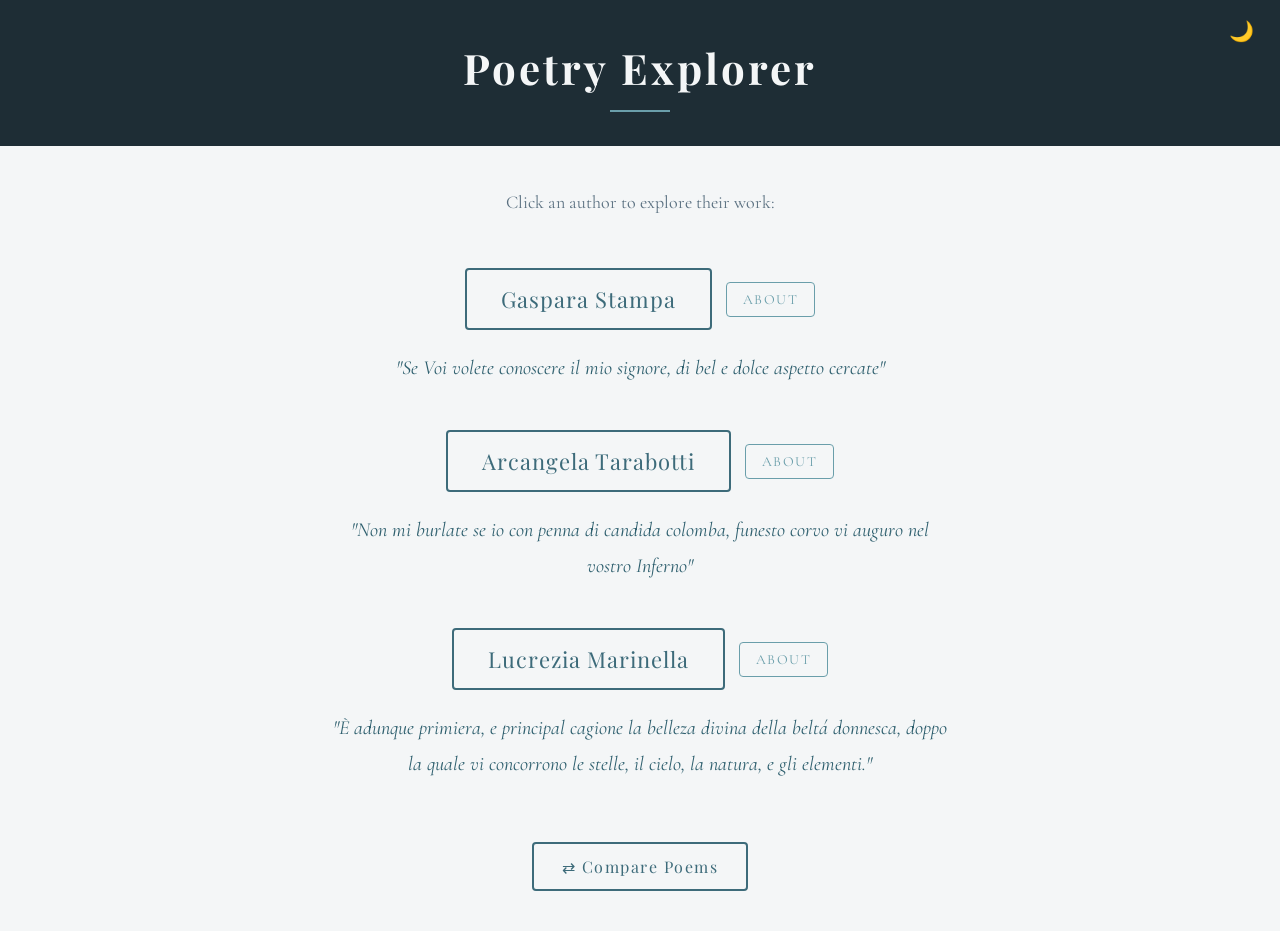
<file: index.html>
<!DOCTYPE html>
<html>

<head>
    <title>POETRY EXPLORER</title>
    <link rel="stylesheet" type="text/css" href="./styles/style.css" media="screen" />
</head>
    
<body>
    <button class="theme-toggle" onclick="toggleTheme()">🌙</button>

    <h1>Poetry Explorer</h1>
    <p>Click an author to explore their work:</p>

    <ul>
        <li>
            <div class="author-row">
                <a href="Gaspara Stampa.html" class="author-link">Gaspara Stampa</a>
                <button class="bio-toggle" onclick="toggleBio('stampa-bio', this); return false;">About</button>
            </div>
            <div id="stampa-bio" class="bio-box">
                <p>A Venetian poet considered one of the greatest Italian lyric poets of the Renaissance.
                She wrote over 300 sonnets inspired by her unrequited love for Count Collaltino di Collalto,
                published posthumously as <em>Rime</em> (1554). Her work is celebrated for its emotional
                intensity and female perspective in a male-dominated literary world.</p>
            </div>
            <p class="clickable" onclick="showDetails('stampa')">
                "Se Voi volete conoscere il mio signore, di bel e dolce aspetto cercate"
            </p>
            <div id="stampa-details" class="details-box"></div>
        </li>
        <li>
            <div class="author-row">
                <a href="Arcangela Tarabotti.html" class="author-link">Arcangela Tarabotti</a>
                <button class="bio-toggle" onclick="toggleBio('tarabotti-bio', this); return false;">About</button>
            </div>
            <div id="tarabotti-bio" class="bio-box">
                <p>A Venetian nun and fierce polemicist who wrote radical critiques of the forced monachization
                of women in 17th-century Venice. Despite being confined to a convent against her will, she
                produced bold works like <em>Paternal Tyranny</em> and <em>Women Are No Less Rational Than Men</em>,
                making her one of the earliest feminist voices in Italian literature.</p>
            </div>
            <p class="clickable" onclick="showDetails('tarabotti')">
                "Non mi burlate se io con penna di candida colomba, funesto corvo vi auguro nel vostro Inferno"
            </p>
            <div id="tarabotti-details" class="details-box"></div>
        </li>
        <li>
            <div class="author-row">
                <a href="Lucrezia Marinella.html" class="author-link">Lucrezia Marinella</a>
                <button class="bio-toggle" onclick="toggleBio('marinella-bio', this); return false;">About</button>
            </div>
            <div id="marinella-bio" class="bio-box">
                <p>A prolific Venetian writer and one of the most important female intellectuals of the late
                Renaissance. Her landmark work <em>The Nobility and Excellence of Women</em> (1600) directly
                challenged misogynist writings of the time, arguing systematically for the moral and intellectual
                superiority of women. She also wrote poetry, epics, and religious works.</p>
            </div>
            <p class="clickable" onclick="showDetails('marinella')">
                "È adunque primiera, e principal cagione la belleza divina della beltá donnesca, doppo la quale vi concorrono le stelle, il cielo, la natura, e gli elementi."
            </p>
            <div id="marinella-details" class="details-box"></div>
        </li>
    </ul>

    <!-- Compare section -->
    <div class="compare-toggle-row">
        <button class="compare-toggle-btn" onclick="toggleComparePanel()">⇄ Compare Poems</button>
    </div>

    <div id="compare-panel" class="compare-panel">
        <div class="compare-selectors">
            <select id="author-a" class="author-select">
                <option value="">— Select Author A —</option>
                <option value="stampa">Gaspara Stampa</option>
                <option value="tarabotti">Arcangela Tarabotti</option>
                <option value="marinella">Lucrezia Marinella</option>
            </select>
            <button class="swap-btn" onclick="swapAuthors()">⇄ Swap</button>
            <select id="author-b" class="author-select">
                <option value="">— Select Author B —</option>
                <option value="stampa">Gaspara Stampa</option>
                <option value="tarabotti">Arcangela Tarabotti</option>
                <option value="marinella">Lucrezia Marinella</option>
            </select>
        </div>

        <div class="compare-lang-toggle">
            <button class="lang-btn active" onclick="showLang('italian', this)">Italian</button>
            <button class="lang-btn" onclick="showLang('english', this)">English</button>
        </div>

        <button class="compare-btn" onclick="runComparison()">Compare</button>

        <div id="compare-result" class="compare-grid"></div>
    </div>

    <script>
    const data = {
      stampa: {
        name: "Gaspara Stampa",
        rhyme: "Se Voi volete conoscere il mio signore, di bel e dolce aspetto cercate",
        translation: "Ladies, if you would seek to know my lord, picture a man pleasing and sweet of aspect"
      },
      tarabotti: {
        name: "Arcangela Tarabotti",
        rhyme: "Non mi burlate se io con penna di candida colomba, funesto corvo vi auguro nel vostro Inferno",
        translation: "Do not mock me if I, with the pen of a white dove, wish a fatal omen upon you in your Hell"
      },
      marinella: {
        name: "Lucrezia Marinella",
        rhyme: "È adunque primiera, e principal cagione la belleza divina della beltá donnesca, doppo la quale vi concorrono le stelle, il cielo, la natura, e gli elementi.",
        translation: "It is therefore the primary and principal cause, the divine beauty of feminine beauty, after which the stars, the sky, nature, and the elements concur."
      }
    };

    const state = {
      stampa: 0,
      tarabotti: 0,
      marinella: 0
    };

    let currentLang = 'italian';

    function playSound(type) {
      const ctx = new (window.AudioContext || window.webkitAudioContext)();
      if (type === 'poem') {
        const osc = ctx.createOscillator();
        const gain = ctx.createGain();
        osc.connect(gain);
        gain.connect(ctx.destination);
        osc.type = 'sine';
        osc.frequency.setValueAtTime(440, ctx.currentTime);
        osc.frequency.exponentialRampToValueAtTime(220, ctx.currentTime + 0.3);
        gain.gain.setValueAtTime(0.3, ctx.currentTime);
        gain.gain.exponentialRampToValueAtTime(0.001, ctx.currentTime + 0.4);
        osc.start(ctx.currentTime);
        osc.stop(ctx.currentTime + 0.4);
      }
      if (type === 'translation') {
        const osc = ctx.createOscillator();
        const gain = ctx.createGain();
        osc.connect(gain);
        gain.connect(ctx.destination);
        osc.type = 'sine';
        osc.frequency.setValueAtTime(528, ctx.currentTime);
        osc.frequency.exponentialRampToValueAtTime(320, ctx.currentTime + 0.3);
        gain.gain.setValueAtTime(0.2, ctx.currentTime);
        gain.gain.exponentialRampToValueAtTime(0.001, ctx.currentTime + 0.5);
        osc.start(ctx.currentTime);
        osc.stop(ctx.currentTime + 0.5);
      }
    }

    function showDetails(author) {
      const container = document.getElementById(author + '-details');
      const info = data[author];

      state[author]++;

      container.classList.remove('animate', 'showing-translation');
      void container.offsetWidth;

      if (state[author] === 1) {
        playSound('poem');
        container.innerHTML = `
          <h3>Poem</h3>
          <p>${info.rhyme}</p>
          <button class="copy-btn" onclick="copyText('${info.rhyme}', this)">Copy</button>
        `;
        container.classList.add('animate');
      } else if (state[author] === 2) {
        playSound('translation');
        container.innerHTML = `
          <h3>Translation</h3>
          <p>${info.translation}</p>
          <button class="copy-btn" onclick="copyText('${info.translation}', this)">Copy</button>
        `;
        container.classList.add('animate', 'showing-translation');
      } else {
        state[author] = 0;
        container.innerHTML = "";
      }
    }

    function copyText(text, btn) {
      navigator.clipboard.writeText(text).then(() => {
        btn.textContent = 'Copied ✓';
        setTimeout(() => btn.textContent = 'Copy', 2000);
      });
    }

    function toggleBio(id, btn) {
      const bio = document.getElementById(id);
      const isOpen = bio.classList.contains('bio-open');

      document.querySelectorAll('.bio-box').forEach(b => b.classList.remove('bio-open'));
      document.querySelectorAll('.bio-toggle').forEach(b => {
        b.classList.remove('active');
        b.textContent = 'About';
      });

      if (!isOpen) {
        bio.classList.add('bio-open');
        btn.classList.add('active');
        btn.textContent = 'Close';
      }
    }

    function toggleComparePanel() {
      const panel = document.getElementById('compare-panel');
      const btn = document.querySelector('.compare-toggle-btn');
      const isOpen = panel.classList.contains('compare-open');
      panel.classList.toggle('compare-open');
      btn.textContent = isOpen ? '⇄ Compare Poems' : '✕ Close Comparison';
    }

    function runComparison() {
      const a = document.getElementById('author-a').value;
      const b = document.getElementById('author-b').value;
      const result = document.getElementById('compare-result');

      if (!a || !b) {
        result.innerHTML = '<p class="compare-error">Please select two authors.</p>';
        return;
      }
      if (a === b) {
        result.innerHTML = '<p class="compare-error">Please select two different authors.</p>';
        return;
      }

      result.innerHTML = '';
      renderCards(a, b);
    }

    function renderCards(a, b) {
      const result = document.getElementById('compare-result');
      const infoA = data[a];
      const infoB = data[b];
      const textA = currentLang === 'italian' ? infoA.rhyme : infoA.translation;
      const textB = currentLang === 'italian' ? infoB.rhyme : infoB.translation;

      result.innerHTML = `
        <div class="compare-card animate">
          <h3>${infoA.name}</h3>
          <p>${textA}</p>
        </div>
        <div class="compare-card animate">
          <h3>${infoB.name}</h3>
          <p>${textB}</p>
        </div>
      `;
    }

    function showLang(lang, btn) {
      currentLang = lang;
      document.querySelectorAll('.lang-btn').forEach(b => b.classList.remove('active'));
      btn.classList.add('active');

      const a = document.getElementById('author-a').value;
      const b = document.getElementById('author-b').value;
      if (a && b && a !== b) renderCards(a, b);
    }

    function swapAuthors() {
      const selectA = document.getElementById('author-a');
      const selectB = document.getElementById('author-b');
      const temp = selectA.value;
      selectA.value = selectB.value;
      selectB.value = temp;

      const a = selectA.value;
      const b = selectB.value;
      if (a && b && a !== b) renderCards(a, b);
    }

    function toggleTheme() {
      document.body.classList.toggle('dark');
      const isDark = document.body.classList.contains('dark');
      localStorage.setItem('theme', isDark ? 'dark' : 'light');
      document.querySelector('.theme-toggle').textContent = isDark ? '☀️' : '🌙';
    }

    (function() {
      if (localStorage.getItem('theme') === 'dark') {
        document.body.classList.add('dark');
        document.querySelector('.theme-toggle').textContent = '☀️';
      }
    })();
    </script>

</body>
</html>
</file>
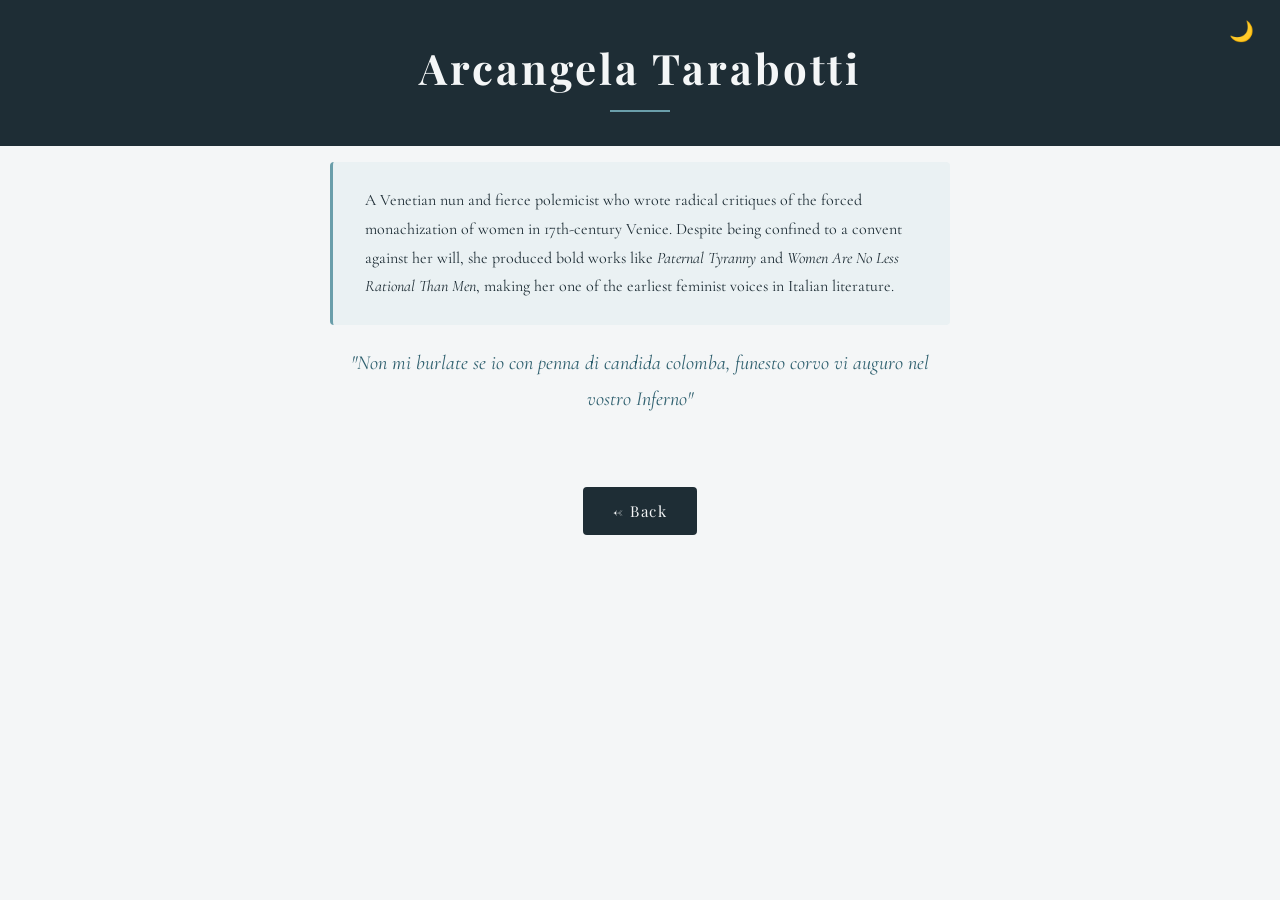
<file: Arcangela Tarabotti.html>
<!DOCTYPE html>
<html lang="en">
<head>
    <meta charset="UTF-8">
    <meta name="viewport" content="width=device-width, initial-scale=1.0">
    <title>Arcangela Tarabotti</title>
    <link rel="stylesheet" type="text/css" href="./styles/style.css" media="screen" />
</head>
<body>
    <button class="theme-toggle" onclick="toggleTheme()">🌙</button>

    <h1>Arcangela Tarabotti</h1>

    <div class="bio-box bio-open">
        <p>A Venetian nun and fierce polemicist who wrote radical critiques of the forced monachization
        of women in 17th-century Venice. Despite being confined to a convent against her will, she
        produced bold works like <em>Paternal Tyranny</em> and <em>Women Are No Less Rational Than Men</em>,
        making her one of the earliest feminist voices in Italian literature.</p>
    </div>

    <p class="clickable" onclick="showDetails('tarabotti')">
        "Non mi burlate se io con penna di candida colomba, funesto corvo vi auguro nel vostro Inferno"
    </p>

    <div id="tarabotti-details" class="details-box"></div>

    <a href="index.html" class="back">← Back</a>

    <script>
    const data = {
      tarabotti: {
        rhyme: "Non mi burlate se io con penna di candida colomba, funesto corvo vi auguro nel vostro Inferno",
        translation: "Do not mock me if I, with the pen of a white dove, wish a fatal omen upon you in your Hell"
      }
    };

    const state = { tarabotti: 0 };

    function showDetails(author) {
      const container = document.getElementById(author + '-details');
      const info = data[author];

      state[author]++;

      container.classList.remove('animate', 'showing-translation');
      void container.offsetWidth;

      if (state[author] === 1) {
         playSound('poem');
        container.innerHTML = `
          <h3>Poem</h3>
          <p>${info.rhyme}</p>
          <button class="copy-btn" onclick="copyText('${info.rhyme}', this)">Copy</button>
        `;
        container.classList.add('animate');
      } else if (state[author] === 2) {
        playSound('translation');
        container.innerHTML = `
          <h3>Translation</h3>
          <p>${info.translation}</p>
          <button class="copy-btn" onclick="copyText('${info.translation}', this)">Copy</button>
        `;
        container.classList.add('animate', 'showing-translation');
      } else {
        state[author] = 0;
        container.innerHTML = "";
      }
    }

    function copyText(text, btn) {
      navigator.clipboard.writeText(text).then(() => {
        btn.textContent = 'Copied ✓';
        setTimeout(() => btn.textContent = 'Copy', 2000);
      });
    }

    function toggleTheme() {
      document.body.classList.toggle('dark');
      const isDark = document.body.classList.contains('dark');
      localStorage.setItem('theme', isDark ? 'dark' : 'light');
      document.querySelector('.theme-toggle').textContent = isDark ? '☀️' : '🌙';
    }

    (function() {
      if (localStorage.getItem('theme') === 'dark') {
        document.body.classList.add('dark');
        document.querySelector('.theme-toggle').textContent = '☀️';
      }
    })();
    </script>

</body>
</html>
</file>
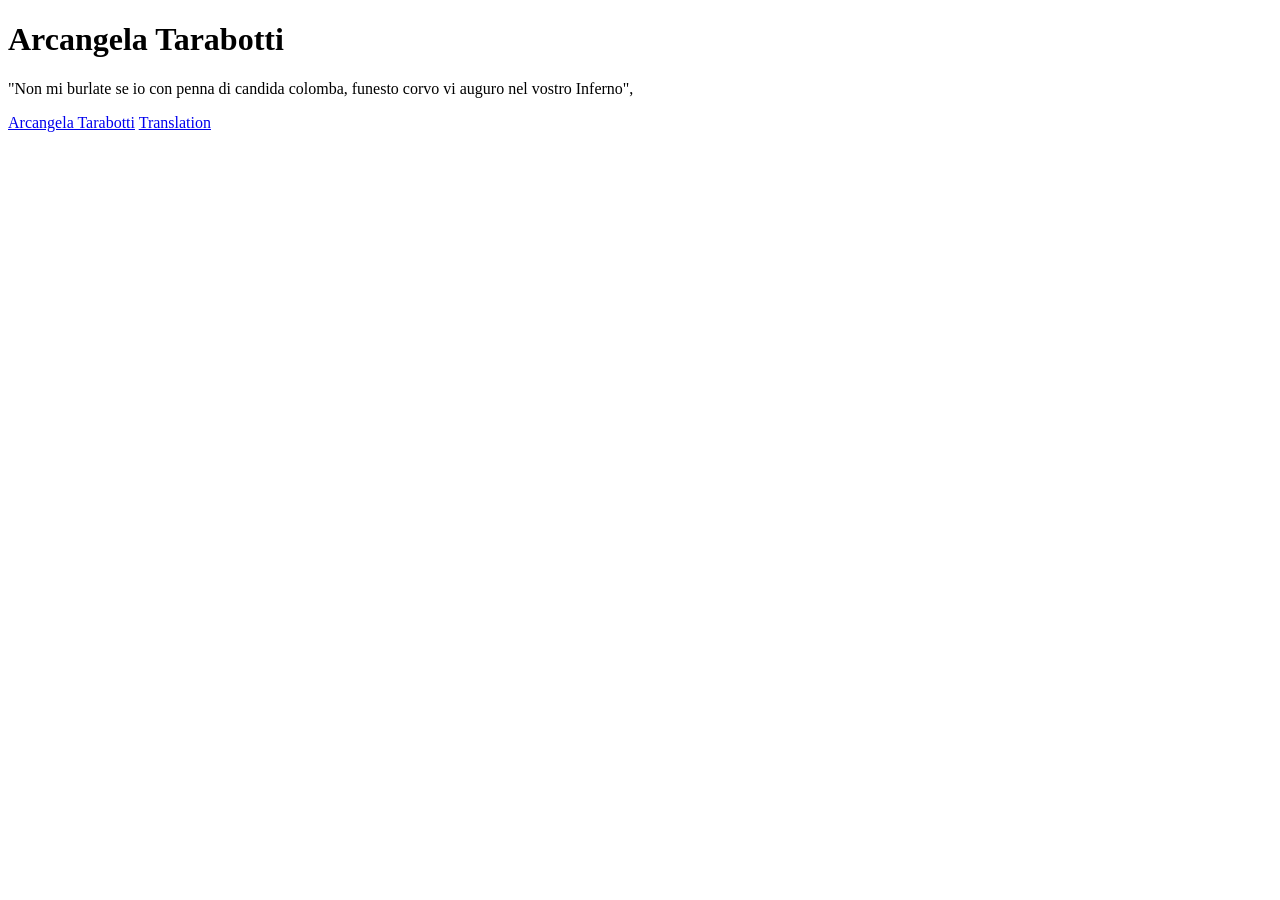
<file: arcangela-tarabotti.html>
<!DOCTYPE html>
<html lang="en">
<head>
  <meta charset="UTF-8">
  <meta name="viewport" content="width=device-width, initial-scale=1.0">
  <title>Document</title>
</head>
<body>
  <h1>Arcangela Tarabotti</h1>

  <p onclick="showDetails('Arcangela Tarabotti')" class="clickable">
  "Non mi burlate se io con penna di candida colomba, funesto corvo vi auguro nel vostro Inferno",
  </p>

  <div id="author2-details"></div>

  <a href="arcangela-tarabotti.html" >Arcangela Tarabotti</a>
  <a href="translation.html" class="translation">Translation</a> 
    
</body>
</html>
</file>
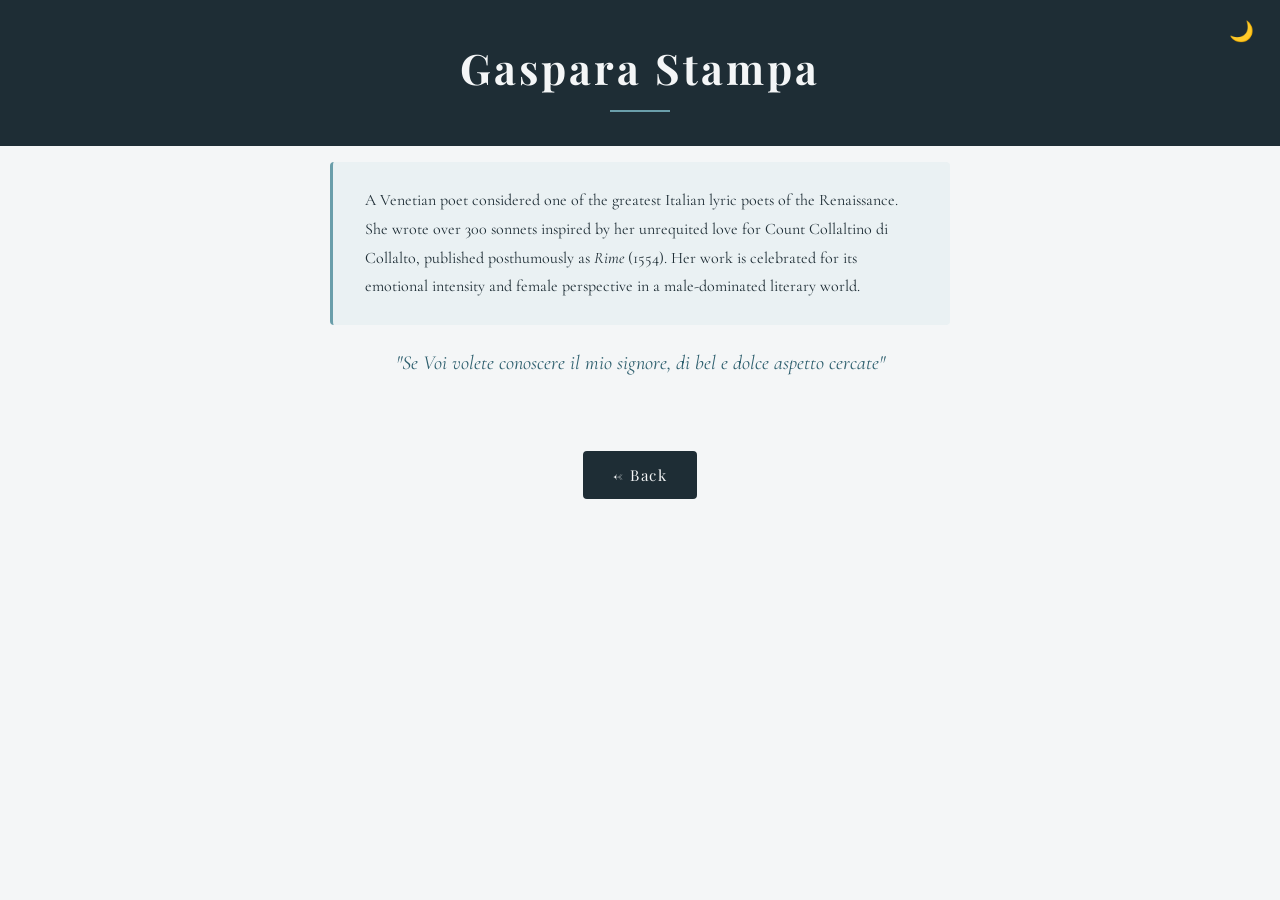
<file: Gaspara Stampa.html>
<!DOCTYPE html>
<html lang="en">
<head>
    <meta charset="UTF-8">
    <meta name="viewport" content="width=device-width, initial-scale=1.0">
    <title>Gaspara Stampa</title>
    <link rel="stylesheet" type="text/css" href="./styles/style.css" media="screen" />
</head>
<body>
    <button class="theme-toggle" onclick="toggleTheme()">🌙</button>

    <h1>Gaspara Stampa</h1>

    <div class="bio-box bio-open">
        <p>A Venetian poet considered one of the greatest Italian lyric poets of the Renaissance.
        She wrote over 300 sonnets inspired by her unrequited love for Count Collaltino di Collalto,
        published posthumously as <em>Rime</em> (1554). Her work is celebrated for its emotional
        intensity and female perspective in a male-dominated literary world.</p>
    </div>

    <p class="clickable" onclick="showDetails('stampa')">
        "Se Voi volete conoscere il mio signore, di bel e dolce aspetto cercate"
    </p>

    <div id="stampa-details" class="details-box"></div>

    <a href="index.html" class="back">← Back</a>

    <script>
    const data = {
      stampa: {
        rhyme: "Se Voi volete conoscere il mio signore, di bel e dolce aspetto cercate",
        translation: "Ladies, if you would seek to know my lord, picture a man pleasing and sweet of aspect"
      }
    };

    const state = { stampa: 0 };

    function showDetails(author) {
      const container = document.getElementById(author + '-details');
      const info = data[author];

      state[author]++;

      container.classList.remove('animate', 'showing-translation');
      void container.offsetWidth;

      if (state[author] === 1) {
        playSound('poem'); 
        container.innerHTML = `
          <h3>Poem</h3>
          <p>${info.rhyme}</p>
          <button class="copy-btn" onclick="copyText('${info.rhyme}', this)">Copy</button>
        `;
        container.classList.add('animate');
      } else if (state[author] === 2) {
        playSound('translation');
        container.innerHTML = `
          <h3>Translation</h3>
          <p>${info.translation}</p>
          <button class="copy-btn" onclick="copyText('${info.translation}', this)">Copy</button>
        `;
        container.classList.add('animate', 'showing-translation');
      } else {
        state[author] = 0;
        container.innerHTML = "";
      }
    }

    function copyText(text, btn) {
      navigator.clipboard.writeText(text).then(() => {
        btn.textContent = 'Copied ✓';
        setTimeout(() => btn.textContent = 'Copy', 2000);
      });
    }

    function toggleTheme() {
      document.body.classList.toggle('dark');
      const isDark = document.body.classList.contains('dark');
      localStorage.setItem('theme', isDark ? 'dark' : 'light');
      document.querySelector('.theme-toggle').textContent = isDark ? '☀️' : '🌙';
    }

    (function() {
      if (localStorage.getItem('theme') === 'dark') {
        document.body.classList.add('dark');
        document.querySelector('.theme-toggle').textContent = '☀️';
      }
    })();
    </script>

</body>
</html>
</file>
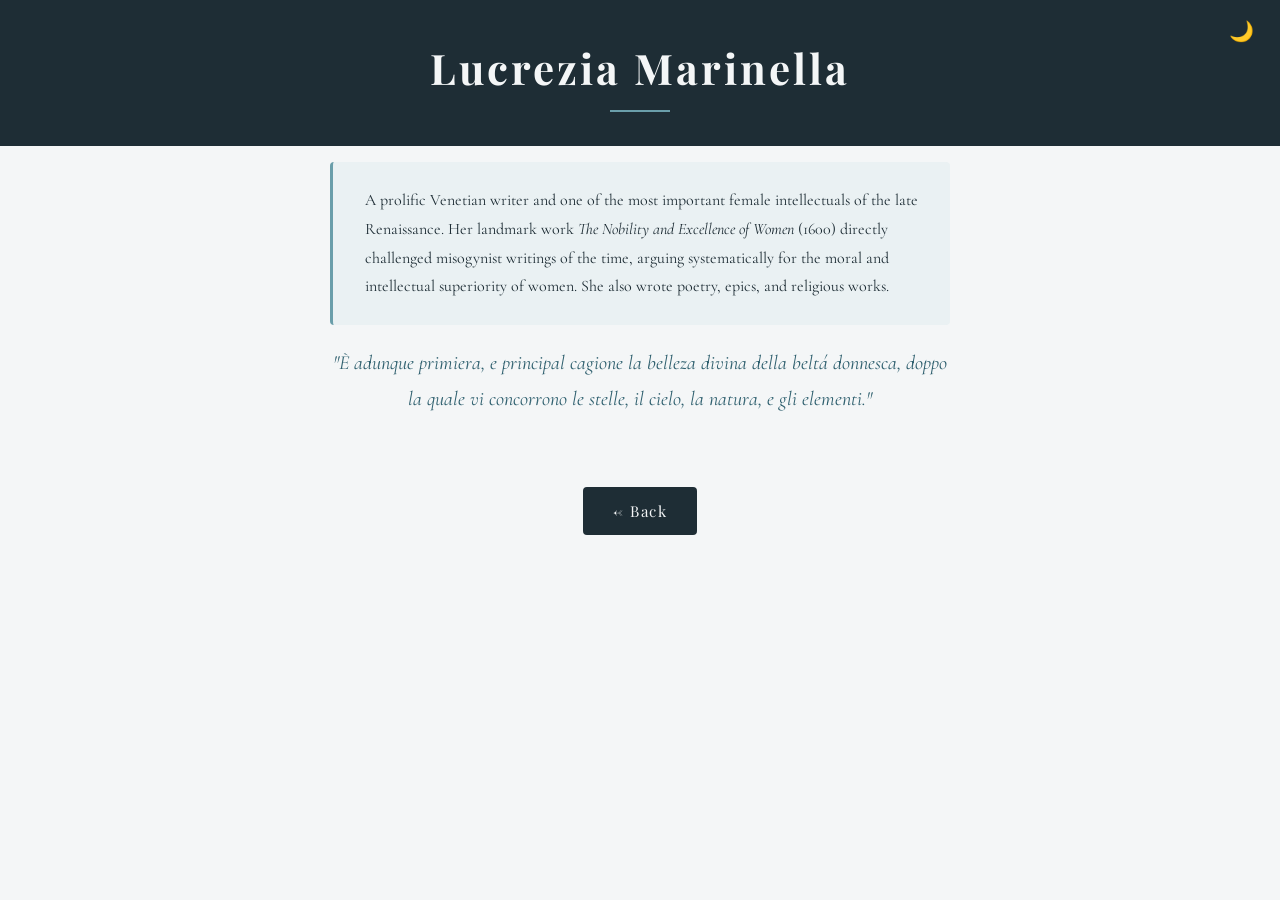
<file: Lucrezia Marinella.html>
<!DOCTYPE html>
<html lang="en">
<head>
    <meta charset="UTF-8">
    <meta name="viewport" content="width=device-width, initial-scale=1.0">
    <title>Lucrezia Marinella</title>
    <link rel="stylesheet" type="text/css" href="./styles/style.css" media="screen" />
</head>
<body>
    <button class="theme-toggle" onclick="toggleTheme()">🌙</button>

    <h1>Lucrezia Marinella</h1>

    <div class="bio-box bio-open">
        <p>A prolific Venetian writer and one of the most important female intellectuals of the late
        Renaissance. Her landmark work <em>The Nobility and Excellence of Women</em> (1600) directly
        challenged misogynist writings of the time, arguing systematically for the moral and intellectual
        superiority of women. She also wrote poetry, epics, and religious works.</p>
    </div>

    <p class="clickable" onclick="showDetails('marinella')">
        "È adunque primiera, e principal cagione la belleza divina della beltá donnesca, doppo la quale vi concorrono le stelle, il cielo, la natura, e gli elementi."
    </p>

    <div id="marinella-details" class="details-box"></div>

    <a href="index.html" class="back">← Back</a>

    <script>
    const data = {
      marinella: {
        rhyme: "È adunque primiera, e principal cagione la belleza divina della beltá donnesca, doppo la quale vi concorrono le stelle, il cielo, la natura, e gli elementi.",
        translation: "It is therefore the primary and principal cause, the divine beauty of feminine beauty, after which the stars, the sky, nature, and the elements concur."
      }
    };

    const state = { marinella: 0 };

    function showDetails(author) {
      const container = document.getElementById(author + '-details');
      const info = data[author];

      state[author]++;

      container.classList.remove('animate', 'showing-translation');
      void container.offsetWidth;

      if (state[author] === 1) {
        playSound('poem');
        container.innerHTML = `
          <h3>Poem</h3>
          <p>${info.rhyme}</p>
          <button class="copy-btn" onclick="copyText('${info.rhyme}', this)">Copy</button>
        `;
        container.classList.add('animate');
      } else if (state[author] === 2) {
        playSound('translation'); 
        container.innerHTML = `
          <h3>Translation</h3>
          <p>${info.translation}</p>
          <button class="copy-btn" onclick="copyText('${info.translation}', this)">Copy</button>
        `;
        container.classList.add('animate', 'showing-translation');
      } else {
        state[author] = 0;
        container.innerHTML = "";
      }
    }

    function copyText(text, btn) {
      navigator.clipboard.writeText(text).then(() => {
        btn.textContent = 'Copied ✓';
        setTimeout(() => btn.textContent = 'Copy', 2000);
      });
    }

    function toggleTheme() {
      document.body.classList.toggle('dark');
      const isDark = document.body.classList.contains('dark');
      localStorage.setItem('theme', isDark ? 'dark' : 'light');
      document.querySelector('.theme-toggle').textContent = isDark ? '☀️' : '🌙';
    }

    (function() {
      if (localStorage.getItem('theme') === 'dark') {
        document.body.classList.add('dark');
        document.querySelector('.theme-toggle').textContent = '☀️';
      }
    })();
    </script>

</body>
</html>
</file>
<file: styles/style.css>
@import url('https://fonts.googleapis.com/css2?family=Playfair+Display:ital,wght@0,400;0,700;1,400&family=Cormorant+Garamond:ital,wght@0,400;0,600;1,400&display=swap');

/* ── Color Variables ── */
:root {
  --bg:           #f4f6f7;
  --header-bg:    #1e2d35;
  --header-text:  #f4f6f7;
  --accent:       #3d6b7a;
  --accent-light: #6a9eaa;
  --poem-color:   #2e5f6e;
  --trans-color:  #4a6741;
  --bio-color:    #1e2d35;
  --box-bg:       #f0f5f6;
  --bio-bg:       #eaf1f3;
  --text-muted:   #5a7080;
}

/* ── Dark mode palette ── */
body.dark {
  --bg:           #111a1f;
  --header-bg:    #0a1014;
  --header-text:  #d0e4e8;
  --accent:       #4e8fa0;
  --accent-light: #7bb8c6;
  --poem-color:   #6ab0c0;
  --trans-color:  #7aab6e;
  --bio-color:    #c8dde2;
  --box-bg:       #1a272d;
  --bio-bg:       #162028;
  --text-muted:   #7a9eaa;
}

*, *::before, *::after {
  box-sizing: border-box;
}

body {
  font-family: 'Cormorant Garamond', Georgia, serif;
  background-color: var(--bg);
  color: var(--bio-color);
  margin: 0;
  padding: 0;
  text-align: center;
  animation: fadeIn 0.8s ease both;
  transition: background-color 0.4s ease, color 0.4s ease;
}

@keyframes fadeIn {
  from { opacity: 0; transform: translateY(10px); }
  to   { opacity: 1; transform: translateY(0); }
}

/* ── Dark mode toggle ── */
.theme-toggle {
  position: fixed;
  top: 18px;
  right: 20px;
  font-size: 20px;
  background: transparent;
  border: none;
  cursor: pointer;
  z-index: 999;
  transition: transform 0.3s ease;
}

.theme-toggle:hover {
  transform: scale(1.2);
}

/* ── Header ── */
h1 {
  font-family: 'Playfair Display', Georgia, serif;
  background-color: var(--header-bg);
  color: var(--header-text);
  padding: 40px 30px 34px;
  margin: 0;
  font-size: 42px;
  letter-spacing: 3px;
  font-weight: 700;
  position: relative;
  transition: background-color 0.4s ease, color 0.4s ease;
}

h1::after {
  content: '';
  display: block;
  width: 60px;
  height: 2px;
  background-color: var(--accent-light);
  margin: 14px auto 0;
}

/* ── Intro text ── */
p {
  font-size: 18px;
  line-height: 1.8;
  color: var(--text-muted);
  margin-top: 40px;
}

/* ── Author list ── */
ul {
  list-style: none;
  padding: 0;
  margin-top: 50px;
  margin-bottom: 60px;
}

li {
  margin: 44px 0;
}

/* ── Author row ── */
.author-row {
  display: inline-flex;
  align-items: center;
  gap: 14px;
}

/* ── Author link ── */
a.author-link {
  text-decoration: none;
  color: var(--accent);
  font-family: 'Playfair Display', Georgia, serif;
  font-size: 22px;
  padding: 14px 34px;
  border: 2px solid var(--accent);
  border-radius: 4px;
  letter-spacing: 1px;
  display: inline-block;
  transition: background-color 0.3s ease, color 0.3s ease, padding 0.3s ease;
}

a.author-link:hover {
  background-color: var(--accent);
  color: #fff;
  padding-left: 44px;
  padding-right: 44px;
}

/* ── About toggle button ── */
.bio-toggle {
  font-family: 'Cormorant Garamond', Georgia, serif;
  font-size: 14px;
  letter-spacing: 1.5px;
  text-transform: uppercase;
  color: var(--accent-light);
  background: transparent;
  border: 1px solid var(--accent-light);
  border-radius: 4px;
  padding: 8px 16px;
  cursor: pointer;
  transition: background-color 0.3s ease, color 0.3s ease;
}

.bio-toggle:hover,
.bio-toggle.active {
  background-color: var(--accent-light);
  color: white;
}

/* ── Bio box ── */
.bio-box {
  display: none;
  margin: 16px auto 0;
  padding: 24px 32px;
  background-color: var(--bio-bg);
  border-left: 3px solid var(--accent-light);
  width: 90%;
  max-width: 620px;
  border-radius: 4px;
  text-align: left;
  line-height: 1.9;
  animation: slideDown 0.35s ease both;
  transition: background-color 0.4s ease;
}

.bio-box.bio-open {
  display: block;
}

.bio-box p {
  margin: 0;
  color: var(--bio-color);
  font-size: 16px;
  font-style: normal;
  margin-top: 0;
}

/* ── Clickable poem ── */
p.clickable {
  cursor: pointer;
  color: var(--poem-color);
  font-size: 20px;
  margin-top: 20px;
  font-style: italic;
  transition: opacity 0.3s ease;
  width: 90%;
  max-width: 620px;
  margin-left: auto;
  margin-right: auto;
}

p.clickable:hover {
  opacity: 0.65;
}

/* ── Details box ── */
.details-box,
[id$="-details"] {
  margin-top: 12px;
  margin-left: auto;
  margin-right: auto;
  width: 90%;
  max-width: 620px;
}

.details-box:not(:empty),
[id$="-details"]:not(:empty) {
  padding: 28px 36px;
  background-color: var(--box-bg);
  border-radius: 6px;
  box-shadow: 0 4px 22px rgba(30, 45, 53, 0.08);
  line-height: 1.9;
  font-size: 17px;
  transition: background-color 0.4s ease;
}

.details-box h3,
[id$="-details"] h3 {
  font-family: 'Playfair Display', Georgia, serif;
  font-style: normal;
  font-size: 13px;
  letter-spacing: 2px;
  text-transform: uppercase;
  color: var(--accent-light);
  margin-bottom: 12px;
  margin-top: 0;
}

.details-box p,
[id$="-details"] p {
  margin: 0;
  font-size: 17px;
  font-style: italic;
  color: var(--poem-color);
}

.details-box.showing-translation p,
[id$="-details"].showing-translation p {
  color: var(--trans-color);
}

/* ── Copy button ── */
.copy-btn {
  display: block;
  margin-top: 16px;
  margin-left: auto;
  font-family: 'Cormorant Garamond', Georgia, serif;
  font-size: 13px;
  letter-spacing: 1.5px;
  text-transform: uppercase;
  color: var(--accent-light);
  background: transparent;
  border: 1px solid var(--accent-light);
  border-radius: 4px;
  padding: 6px 14px;
  cursor: pointer;
  transition: background-color 0.3s ease, color 0.3s ease;
}

.copy-btn:hover {
  background-color: var(--accent-light);
  color: white;
}

/* ── Slide-in animation ── */
.animate {
  animation: slideDown 0.4s ease both;
}

@keyframes slideDown {
  from { opacity: 0; transform: translateY(-8px); }
  to   { opacity: 1; transform: translateY(0); }
}

/* ── Compare toggle button ── */
.compare-toggle-row {
  margin: 0 auto 40px;
}

.compare-toggle-btn {
  font-family: 'Playfair Display', Georgia, serif;
  font-size: 16px;
  letter-spacing: 1.5px;
  color: var(--accent);
  background: transparent;
  border: 2px solid var(--accent);
  border-radius: 4px;
  padding: 12px 28px;
  cursor: pointer;
  transition: background-color 0.3s ease, color 0.3s ease;
}

.compare-toggle-btn:hover {
  background-color: var(--accent);
  color: white;
}

/* ── Compare panel ── */
.compare-panel {
  display: none;
  margin: 0 auto 60px;
  width: 94%;
  max-width: 900px;
}

.compare-panel.compare-open {
  display: block;
  animation: slideDown 0.4s ease both;
}

/* ── Author selectors ── */
.compare-selectors {
  display: flex;
  justify-content: center;
  align-items: center;
  gap: 16px;
  margin-bottom: 20px;
  flex-wrap: wrap;
}

.author-select {
  font-family: 'Cormorant Garamond', Georgia, serif;
  font-size: 16px;
  color: var(--bio-color);
  background-color: var(--box-bg);
  border: 1px solid var(--accent-light);
  border-radius: 4px;
  padding: 10px 16px;
  cursor: pointer;
  transition: border-color 0.3s ease;
}

.author-select:focus {
  outline: none;
  border-color: var(--accent);
}

/* ── Swap button ── */
.swap-btn {
  font-family: 'Cormorant Garamond', Georgia, serif;
  font-size: 16px;
  letter-spacing: 1px;
  color: var(--accent-light);
  background: transparent;
  border: 1px solid var(--accent-light);
  border-radius: 4px;
  padding: 10px 16px;
  cursor: pointer;
  transition: background-color 0.3s ease, color 0.3s ease;
}

.swap-btn:hover {
  background-color: var(--accent-light);
  color: white;
}

/* ── Lang toggle ── */
.compare-lang-toggle {
  display: flex;
  justify-content: center;
  gap: 12px;
  margin-bottom: 16px;
}

.lang-btn {
  font-family: 'Cormorant Garamond', Georgia, serif;
  font-size: 14px;
  letter-spacing: 1.5px;
  text-transform: uppercase;
  color: var(--accent-light);
  background: transparent;
  border: 1px solid var(--accent-light);
  border-radius: 4px;
  padding: 8px 20px;
  cursor: pointer;
  transition: background-color 0.3s ease, color 0.3s ease;
}

.lang-btn.active,
.lang-btn:hover {
  background-color: var(--accent-light);
  color: white;
}

/* ── Compare button ── */
.compare-btn {
  font-family: 'Playfair Display', Georgia, serif;
  font-size: 15px;
  letter-spacing: 1.5px;
  color: white;
  background-color: var(--accent);
  border: 2px solid var(--accent);
  border-radius: 4px;
  padding: 10px 28px;
  cursor: pointer;
  margin-bottom: 24px;
  transition: background-color 0.3s ease, color 0.3s ease;
}

.compare-btn:hover {
  background-color: transparent;
  color: var(--accent);
}

/* ── Compare grid ── */
.compare-grid {
  display: grid;
  grid-template-columns: 1fr 1fr;
  gap: 20px;
  text-align: left;
}

.compare-card {
  background-color: var(--box-bg);
  border-radius: 6px;
  padding: 28px 24px;
  box-shadow: 0 4px 22px rgba(30, 45, 53, 0.07);
  transition: background-color 0.4s ease;
}

.compare-card h3 {
  font-family: 'Playfair Display', Georgia, serif;
  font-size: 14px;
  letter-spacing: 1.5px;
  text-transform: uppercase;
  color: var(--accent-light);
  margin-top: 0;
  margin-bottom: 14px;
}

.compare-card p {
  font-style: italic;
  font-size: 17px;
  line-height: 1.9;
  color: var(--poem-color);
  margin: 0;
}

/* ── Error message ── */
.compare-error {
  color: var(--accent);
  font-style: italic;
  font-size: 16px;
  text-align: center;
}

/* ── Back button ── */
a.back {
  display: inline-block;
  margin-top: 50px;
  margin-bottom: 60px;
  background-color: var(--header-bg);
  color: var(--header-text);
  text-decoration: none;
  font-family: 'Playfair Display', Georgia, serif;
  font-size: 15px;
  letter-spacing: 1.5px;
  padding: 12px 28px;
  border: 2px solid var(--header-bg);
  border-radius: 4px;
  transition: background-color 0.3s ease, color 0.3s ease;
}

a.back:hover {
  background-color: transparent;
  color: var(--header-bg);
}

/* ── Responsive ── */
@media (max-width: 650px) {
  .compare-grid {
    grid-template-columns: 1fr;
  }

  .compare-selectors {
    flex-direction: column;
  }
}

@media (max-width: 600px) {
  h1 {
    font-size: 28px;
    padding: 28px 16px 22px;
  }

  .author-row {
    flex-direction: column;
    gap: 10px;
  }

  a.author-link {
    font-size: 18px;
    padding: 12px 24px;
  }

  .bio-box,
  .details-box,
  [id$="-details"] {
    width: 94%;
    padding: 20px;
  }
}
</file>
